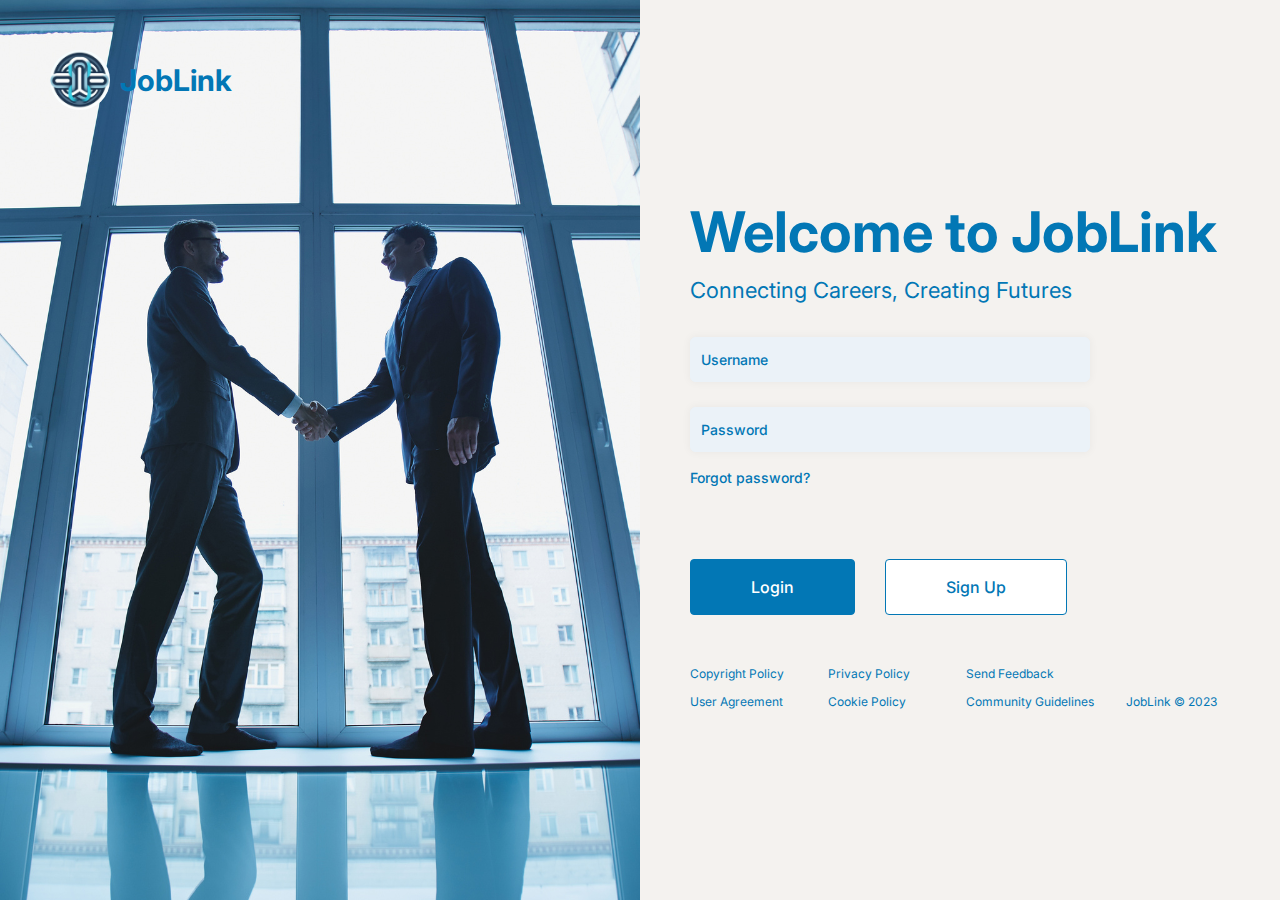
<file: index.html>
<!doctype html>
<html class="no-js" lang="en" dir="ltr">

<head>
	<meta charset="utf-8">
	<meta name="viewport" content="width=device-width, initial-scale=1">
	<meta property="og:image" content="https://avatars.githubusercontent.com/u/67341828?v=4">
	<link rel="icon" href="https://github.com/stefanoturcarelli/website/blob/main/assets/img/favicon.png?raw=true"
		sizes="any">

	<!-- Fonts Awesome -->
	<link rel="stylesheet" href="https://cdnjs.cloudflare.com/ajax/libs/font-awesome/6.4.2/css/all.min.css"
		integrity="sha512-z3gLpd7yknf1YoNbCzqRKc4qyor8gaKU1qmn+CShxbuBusANI9QpRohGBreCFkKxLhei6S9CQXFEbbKuqLg0DA=="
		crossorigin="anonymous" referrerpolicy="no-referrer" />

	<!-- Google Fonts Inter -->
	<link rel="preconnect" href="https://fonts.googleapis.com">
	<link rel="preconnect" href="https://fonts.gstatic.com" crossorigin>
	<link href="https://fonts.googleapis.com/css2?family=Inter:wght@100;200;300;400;500;600;700;800;900&display=swap"
		rel="stylesheet">

	<!-- Update these -->
	<title>JobLink</title>
	<meta name="description" content="JobLink">
	<meta property="og:title" content="">
	<meta property="og:url" content="">
	<meta property="og:type" content="website">

	<!-- CSS and JS -->
	<script type="module" src="./assets/script/index.js"></script>
	<link rel="stylesheet" href="./assets/styles/index.css">
</head>

<body>
	<div class="login-grid-container">
		<div class="login-image-container"></div>
		<div class="login-content">
			<section class="login">
				<div class="login-title">
					<h1>Welcome to JobLink</h1>
					<p>Connecting Careers, Creating Futures</p>
				</div>
				<form id="login-form" name="login-form">
					<div class="user-input">
						<input type="text" class="input-username" placeholder="Username" required>
						<input type="password" class="input-password" placeholder="Password" required>
						<a href="#" class="forgot-password">Forgot password?</a>
						<div class="invalid-login hidden">
							<p>Invalid username or password</p>
						</div>
						<div class="buttons-container">
							<button class="button-type-one button-login" type="button">Login</button>
							<button class="button-type-two" type="button">Sign Up</button>
						</div>
					</div>
				</form>
				<div class="info-links">
					<div class="policies">
						<a href="#">Copyright Policy</a>
						<a href="#">Privacy Policy</a>
						<a href="#">Send Feedback</a>
						<a href="#">User Agreement</a>
						<a href="#">Cookie Policy</a>
						<a href="#">Community Guidelines</a>
					</div>
					<div class="copyright">
						<p>JobLink &copy; 2023</p>
					</div>
				</div>
			</section>
		</div>
	</div>
</body>

<noscript>
	<p>This website needs a JavaScript browser</p>
</noscript>

</html>
</file>
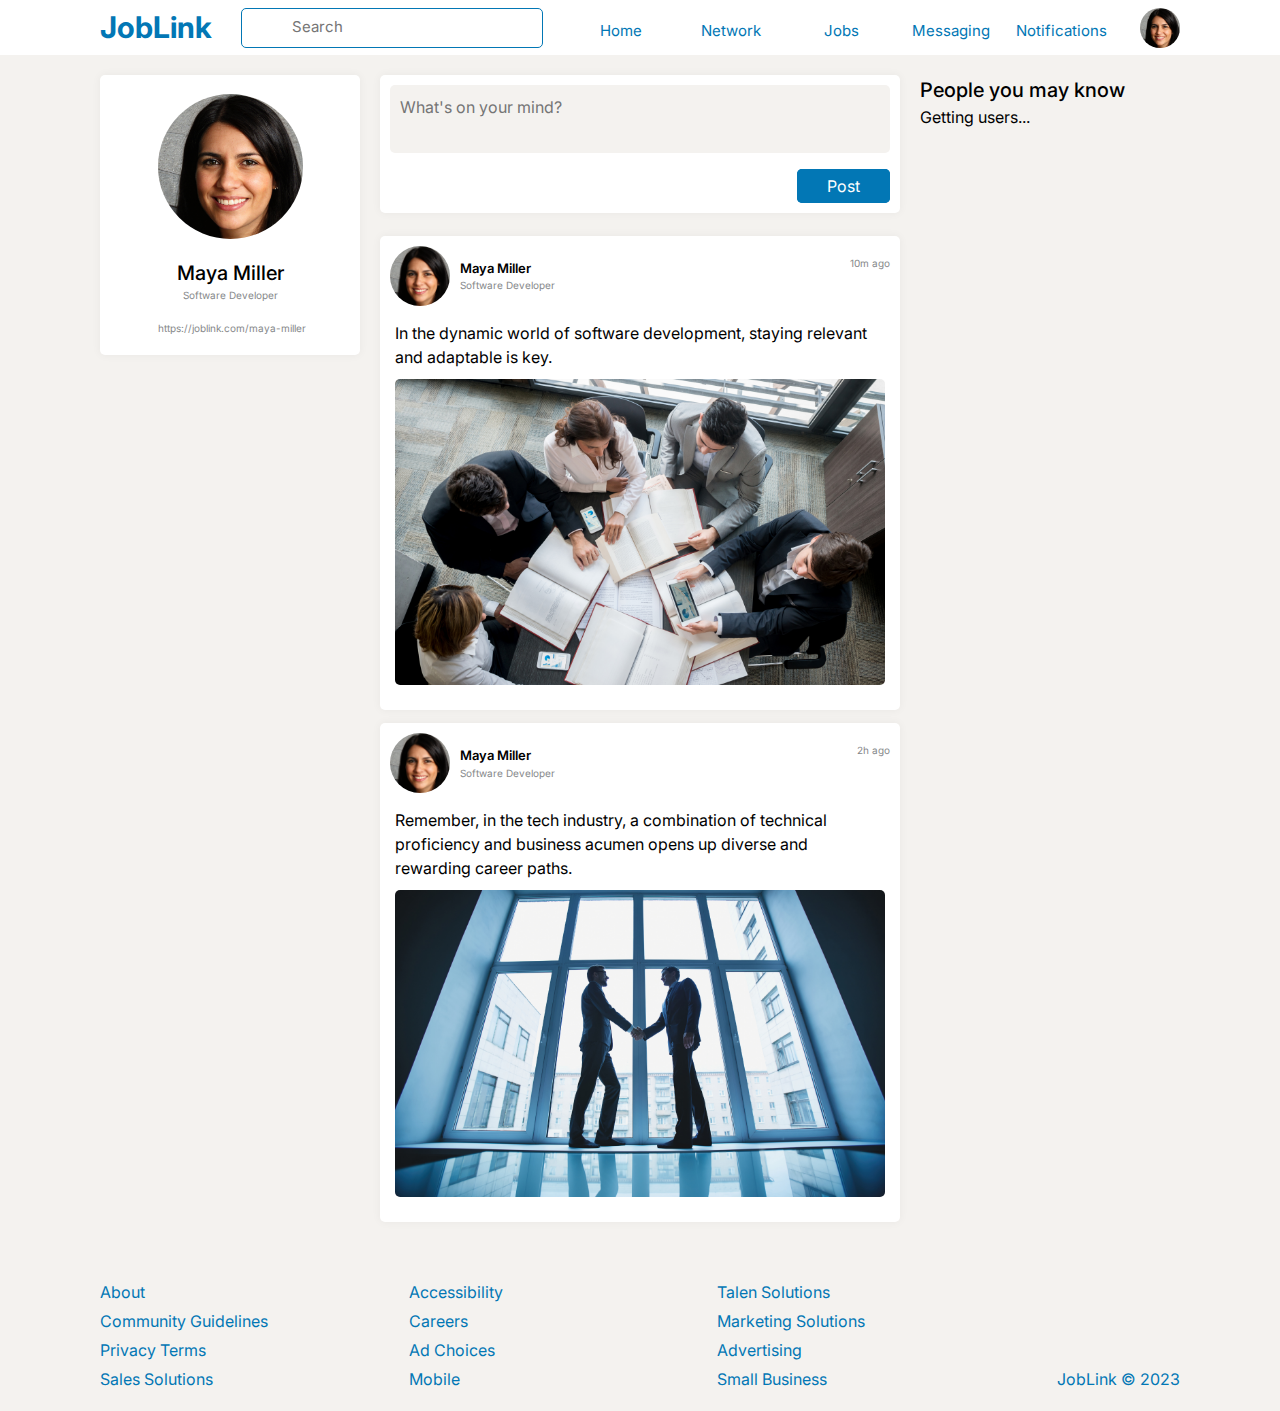
<file: home.html>
<!doctype html>
<html class="no-js" lang="en" dir="ltr">

<head>
	<meta charset="utf-8">
	<meta name="viewport" content="width=device-width, initial-scale=1">
	<meta property="og:image" content="https://avatars.githubusercontent.com/u/67341828?v=4">
	<link rel="icon" href="https://github.com/stefanoturcarelli/website/blob/main/assets/img/favicon.png?raw=true"
		sizes="any">

	<!-- Fonts Awesome -->
	<link rel="stylesheet" href="https://cdnjs.cloudflare.com/ajax/libs/font-awesome/6.4.2/css/all.min.css"
		integrity="sha512-z3gLpd7yknf1YoNbCzqRKc4qyor8gaKU1qmn+CShxbuBusANI9QpRohGBreCFkKxLhei6S9CQXFEbbKuqLg0DA=="
		crossorigin="anonymous" referrerpolicy="no-referrer" />

	<!-- Google Fonts Inter -->
	<link rel="preconnect" href="https://fonts.googleapis.com">
	<link rel="preconnect" href="https://fonts.gstatic.com" crossorigin>
	<link href="https://fonts.googleapis.com/css2?family=Inter:wght@100;200;300;400;500;600;700;800;900&display=swap"
		rel="stylesheet">

	<!-- Update these -->
	<title>JobLink | Home </title>
	<meta name="description" content="JobLink | Home">
	<meta property="og:title" content="">
	<meta property="og:url" content="">
	<meta property="og:type" content="website">

	<!-- CSS and JS -->
	<script src="./assets/script/home.js" type="module"></script>
	<link rel="stylesheet" href="./assets/styles/global.css">
	<link rel="stylesheet" href="./assets/styles/home.css">
</head>

<body>
	<header>
		<div class="container">
			<div class="header-desktop-nav-bar">
				<!-- Logo -->
				<div class="header-logo-container">
					<a href="#">
						JobLink
					</a>
				</div>
				<!-- Search Bar -->
				<div class="header-search-input-container">
					<i class="fa-solid fa-magnifying-glass"></i>
					<input type="text" name="search-user" id="search-user" placeholder="Search">
				</div>
				<!-- Desktop Nav Bar -->
				<div class="header-menu-links">
					<div>
						<i class="fa-solid fa-house"></i>
						<p>Home</p>
					</div>
					<div>
						<i class="fa-solid fa-users"></i>
						<p>Network</p>
					</div>
					<div>
						<i class="fa-solid fa-briefcase"></i>
						<p>Jobs</p>
					</div>
					<div>
						<i class="fa-solid fa-comment-dots"></i>
						<p>Messaging</p>
					</div>
					<div>
						<i class="fa-solid fa-bell"></i>
						<p>Notifications</p>
					</div>
				</div>
				<!-- Profile Thumbnail -->
				<a href="#">
					<div class="header-profile-container">
						<img class="header-profile-thumbnail" src="./assets/media/images/profile-mock.jpeg"
							alt="Header Profile Photo">
					</div>
				</a>
			</div>
			<!-- Mobile Nav Bar -->
		</div>
	</header>
	<main>
		<div class="container">
			<div class="main-grid-container">
				<!-- Profile Card -->
				<div class="profile-card-container">
					<!-- Profile edit -->
					<i class="fa-solid fa-pen-to-square"></i>
					<img class="profile-card-image" src="./assets/media/images/profile-mock.jpeg" alt="Profile Photo">
					<div class="profile-card-user-information">
						<p>Maya Miller</p>
						<p>Software Developer</p>
					</div>
					<!-- Link -->
					<div class="profile-card-link-container">
						<i class="fa-solid fa-link"></i>
						<a href="#">https://joblink.com/maya-miller</a>
					</div>
				</div>
				<!-- Posting area -->
				<div class="posting-area-container">
					<!-- Posting module -->
					<form class="posting-form">
						<div class="posting-input-container">
							<textarea name="posting" id="posting" placeholder="What's on your mind?"></textarea>
						</div>
						<div class="posting-box-footer-container">
							<div class="input-file">
								<input type="file" id="file" name="file" multiple>
								<label id="file-name" for="file" class="file-label">
									<i class="fas fa-upload"></i>
								</label>
							</div>
							<div class="selected-image-feedback">
							</div>
							<div class="post-button-container">
								<input class="post-button" type="button" value="Post"></input>
							</div>
						</div>
					</form>
					<div class="posting-area-past-posts-container">
						<!-- Post -->
						<div class="post-container">
							<div class="post-header-container">
								<div class="post-photo-and-information">
									<img src="./assets/media/images/profile-mock.jpeg" alt="Post User Photo">
									<div>
										<p>Maya Miller</p>
										<p>Software Developer</p>
									</div>
								</div>
								<div class="post-options">
									<i class="fa-solid fa-ellipsis"></i>
									<p>10m ago</p>
								</div>
							</div>
							<div class="post-media-container">
								<p>
									In the dynamic world of software development, staying
									relevant and adaptable is key.
								</p>
								<img src="./assets/media/images/post-1.png" alt="">
							</div>
							<div class="interactions-container">
								<i class="fa-solid fa-heart"></i>
								<i class="fa-regular fa-comment"></i>
								<i class="fa-solid fa-share-nodes"></i>
							</div>
						</div>
						<div class="post-container">
							<div class="post-header-container">
								<div class="post-photo-and-information">
									<img src="./assets/media/images/profile-mock.jpeg" alt="Post User Photo">
									<div>
										<p>Maya Miller</p>
										<p>Software Developer</p>
									</div>
								</div>
								<div class="post-options">
									<i class="fa-solid fa-ellipsis"></i>
									<p>2h ago</p>
								</div>
							</div>
							<div class="post-media-container">
								<p>
									Remember, in the tech industry, a combination of technical
									proficiency and business acumen opens up
									diverse and rewarding career paths.
								</p>
								<img src="./assets/media/images/joblink-login-image.png" alt="">
							</div>
							<div class="interactions-container">
								<i class="fa-solid fa-heart"></i>
								<i class="fa-regular fa-comment"></i>
								<i class="fa-solid fa-share-nodes"></i>
							</div>
						</div>
					</div>
				</div>
				<!-- People you may know -->
				<div class="people-you-may-know-container">
					<p>People you may know</p>
					<div class="spinner">Getting users...</div>
					<div class="users-container"></div>
				</div>
			</div>
		</div>
	</main>

	<footer>
		<div class="container">
			<div class="footer-grid-container">
				<div>
					<a href="#">About</a>
					<a href="#">Community Guidelines</a>
					<a href="#">Privacy Terms</a>
					<a href="#">Sales Solutions</a>
				</div>
				<div>
					<a href="#">Accessibility</a>
					<a href="#">Careers</a>
					<a href="#">Ad Choices</a>
					<a href="#">Mobile</a>
				</div>
				<div>
					<a href="#">Talen Solutions</a>
					<a href="#">Marketing Solutions</a>
					<a href="#">Advertising</a>
					<a href="#">Small Business</a>
				</div>
				<div class="copyright-container">
					<p class="copyright">JobLink &copy; 2023</p>
				</div>
			</div>
		</div>
	</footer>
</body>

<noscript>
	<p>This website needs a JavaScript browser</p>
</noscript>

</html>
</file>
<file: assets/styles/index.css>
@import "./global.css";

.login-grid-container {
  display: grid;
  grid-template-columns: 1fr 1fr;
  background-color: var(--lighter-gray);
}

.login-image-container {
  background: url(../media/images/joblink-login-image.png) no-repeat;
  background-size: cover;
  background-position-x: center;
  height: 100svh;
  position: relative;
}

.login-image-container::after {
  content: "";
  top: 5rem;
  left: 5rem;
  position: absolute;
  background-image: url(../media/images/logo-image.jpeg);
  background-size: cover;
  border-radius: 50%;
  width: 60px;
  height: 60px;
  z-index: 1000;
}

.login-image-container::before {
  content: "JobLink";
  top: 5rem;
  left: 12rem;
  position: absolute;
  line-height: 60px;
  color: var(--joblink-blue);
  font-weight: 700;
  font-size: 3rem;
  z-index: 1000;
}

button {
  padding: 1.5rem 6rem;
  font-weight: 500;
  border-radius: 0.4rem;
}

.button-type-one {
  background-color: var(--button-primary);
  border: var(--button-border);
  transition: 0.2s all ease-in-out;
  color: var(--button-primary-text-color);
}

.button-type-one:hover {
  background-color: var(--button-primary-hover);
  border: var(--button-border);
}

.button-type-two {
  background-color: var(--button-secondary);
  transition: 0.2s all ease-in-out;
  color: var(--button-secondary-text-color);
  border: var(--button-border);
}

.button-type-two:hover {
  color: var(--white);
  background-color: var(--joblink-blue-dark);
}

a {
  color: var(--link-color);
}

a:hover {
  color: var(--link-hover-color);
  text-decoration: underline;
}

.copyright {
  font-size: 1.2rem;
  color: var(--link-color);
}

.login-logo-container {
  display: flex;
  align-items: center;
  height: 60px;
  padding: 5rem 0;
}

.login-logo-container img {
  width: 60px;
  border-radius: 50%;
}

.login-logo-container p {
  color: var(--joblink-blue);
  font-weight: 700;
  font-size: 3rem;
  padding-left: 0.5rem;
}

.login-content {
  display: flex;
  align-items: center;
}

.login {
  padding: 0 5rem;
  display: flex;
  flex-direction: column;
}

.login-title {
  font-size: 22px;
  color: var(--joblink-blue);
}

.login-title h1 {
  font-size: 5.6rem;
}

.user-input {
  display: flex;
  flex-direction: column;
  gap: 1.5rem;
  padding-top: 2rem;
}

input[type="text"],
input[type="password"] {
  height: 45px;
  width: 400px;
  margin-top: 10px;
  padding: 10px;
  border-radius: 5px;
  background-color: var(--input-bg-color);
  border: 1px solid var(--input-bg-color);
  box-shadow: 0 0 10px rgba(0, 0, 0, 0.05);
  transition: all 0.3s ease-in-out;
}

input[type="text"]:hover,
input[type="password"]:hover {
  border-color: var(--link-hover-color);
}

::placeholder {
  color: var(--joblink-blue);
  font-size: 14px;
  font-weight: 500;
}

.forgot-password {
  font-size: 14px;
  font-weight: 500;
  color: var(--joblink-blue);
}

.invalid-login {
  margin: 10px 0;
  font-size: 14px;
  font-weight: 500;
  color: var(--accent-red);
}

.hidden {
  visibility: hidden;
}

.buttons-container {
  margin-bottom: 50px;
  display: flex;
  gap: 3rem;
}

.info-links {
  display: flex;
  justify-content: space-between;
  font-size: 12px;
}

.policies {
  display: grid;
  grid-template-columns: repeat(3, 1fr);
  grid-template-rows: 2fr;
  gap: 1rem 1rem;
}

.copyright {
  display: flex;
  align-items: flex-end;
}
</file>
<file: assets/styles/global.css>
@charset "utf-8";

*,
*::before,
*::after {
  box-sizing: border-box;
}

* {
  margin: 0;
  padding: 0;
  vertical-align: baseline;
}

html {
  font-size: 62.5%;
  scroll-behavior: smooth;
  -webkit-text-size-adjust: none;
  -moz-text-size-adjust: none;
  text-size-adjust: none;
}

body {
  min-height: 100dvh;
  font-family: "Inter", Arial, Helvetica, sans-serif;
  font-size: 1.6rem;
  line-height: 1.5;
  text-rendering: optimizeSpeed;
  -webkit-font-smoothing: antialiased;
  -moz-osx-font-smoothing: grayscale;
  overflow-x: hidden;
}

h1,
h2,
h3,
h4 {
  text-wrap: balance;
}

p,
h1,
h2,
h3,
h4 {
  overflow-wrap: break-word;
}

ul[role="list"],
ol[role="list"] {
  list-style: none;
}

a,
i,
figure,
img,
button,
input[type="button"],
input[type="submit"] {
  -webkit-user-select: none;
  -moz-user-select: none;
  user-select: none;
}

img,
picture,
video,
canvas,
svg {
  display: block;
  max-width: 100%;
}

input,
textarea,
button,
select {
  font: inherit;
  border-style: none;
  outline-style: none;
}

input[type="button"],
input[type="submit"],
input[type="reset"],
button,
a {
  cursor: pointer;
}

a {
  text-decoration: none;
  color: inherit;
}

@media (prefers-reduced-motion: reduce) {
  html:focus-within {
    scroll-behavior: auto;
  }

  *,
  *::before,
  *::after {
    animation-duration: 0.01ms !important;
    animation-iteration-count: 1 !important;
    transition-duration: 0.01ms !important;
    scroll-behavior: auto !important;
  }
}

.container {
  max-width: 1200px;
  width: min(100% - 25px, 1080px);
  margin-inline: auto;
  box-sizing: border-box;
}

/* ! ------------------------------------------------------------------------ */
/* !                                 CONTENT                                  */
/* ! ------------------------------------------------------------------------ */

:root {
  /* JobLink Corporate Palette */
  --joblink-blue: #0277b5;
  --joblink-blue-dark: #005e8c;
  --black: #000;
  --white: #fff;
  --dark-gray: #313335;
  --medium-gray: #86888a;
  --light-gray: #caccce;
  --lighter-gray: #f4f2ef;

  /* Accent Colors */
  --accent-blue: #00a0dc;
  --accent-pruple: #8d6cab;
  --accent-red: #dd5143;
  --accent-orange: #e68523;

  /* Buttons styles */
  --button-primary: var(--joblink-blue);
  --button-primary-hover: var(--joblink-blue-dark);
  --button-secondary: var(--white);
  --button-secondary-hover: var(--joblink-blue);
  --button-border: 1px solid var(--joblink-blue);
  --button-primary-text-color: var(--white);
  --button-secondary-text-color: var(--joblink-blue);

  /* Link styles */
  --link-color: var(--joblink-blue);
  --link-hover-color: var(--joblink-blue-dark);

  /* Input styles */
  --input-bg-color: #ebf2f8;
}
</file>
<file: assets/styles/home.css>
@import url(./global.css);

/* ! Header ----------------------------------------------------------------- */

header {
  padding: 0.5rem 0;
  color: var(--joblink-blue);
  font-size: 1.5rem;
  overflow: hidden;
}

/* header div {
  outline: auto;
} */

.header-desktop-nav-bar {
  display: flex;
  justify-content: space-between;
  align-items: center;
}

.header-logo-container a {
  width: 90px;
  font-size: 3rem;
  font-weight: 700;
}

.header-profile-thumbnail {
  width: 40px;
  border-radius: 50%;
}

.header-search-input-container {
  border-radius: 0.5rem;
  border: 1px solid var(--joblink-blue);
  padding: 0.5rem 1rem;
  height: 4rem;
  display: grid;
  place-items: center;
  grid-template-columns: 1fr 6fr;
}

.header-search-input-container i {
  padding-right: 0.2rem;
}

.header-profile-container {
  text-align: center;
  width: 40px;
}

.header-menu-links {
  display: flex;
  align-items: center;
  gap: 1rem;
  text-align: center;
}

.header-menu-links div {
  width: 10rem;
  height: 4rem;
  padding: 0.2rem;
  padding-top: 0.5rem;
  display: flex;
  justify-content: center;
  align-items: center;
  flex-direction: column;
  gap: 0.5rem;
  border-top: 1px solid transparent;
  border-bottom: 1px solid transparent;
  border-radius: 0.5rem;
  transition: 0.3s all ease-in-out;
  cursor: pointer;
}

.header-menu-links div:hover {
  color: var(--joblink-blue-dark);
  border-bottom: 1px solid var(--joblink-blue);
}

/* ! Main ------------------------------------------------------------------- */

main {
  background-color: var(--lighter-gray);
}

.main-grid-container {
  padding: 2rem 0;
  display: grid;
  grid-template-columns: 1fr 2fr 1fr;
  gap: 2rem;
}

/* * Profile Card ----------------------------------------------------------- */

.profile-card-container {
  height: 280px;
  display: grid;
  place-items: start;
  justify-items: center;
  /* gap: 1rem 0; */
  background-color: var(--white);
  /* border: 1px solid var(--light-gray); */
  box-shadow: 0 0 10px rgba(0, 0, 0, 0.05);
  border-radius: 0.5rem;
  padding: 0 1.5rem;
}

.fa-pen-to-square {
  place-self: end;
  color: var(--medium-gray);
  cursor: pointer;
}

.profile-card-image {
  width: 145px;
  border-radius: 50%;
}

.profile-card-user-information {
  text-align: center;
}

.profile-card-user-information p:first-child {
  font-size: 2rem;
  font-weight: 500;
}

.profile-card-user-information p + p {
  font-size: 1rem;
  color: var(--medium-gray);
}

.profile-card-link-container {
  display: flex;
  gap: 0.4rem;
}

.fa-link {
  color: var(--link-color);
  cursor: pointer;
}

.profile-card-link-container a {
  color: var(--medium-gray);
  font-size: 1rem;
}

.profile-card-link-container a:hover {
  color: var(--link-hover-color);
  text-decoration: underline;
}

/* * Posting area ----------------------------------------------------------- */

.posting-area-container {
  display: grid;
  place-items: start center;
  gap: 1rem 0;
  /* background-color: var(--white); */
  /* border: 1px solid var(--light-gray); */
  /* box-shadow: 0 0 10px rgba(0, 0, 0, 0.05); */
  border-radius: 0.5rem;
  /* padding: 1.5rem; */
}

.posting-form {
  width: 100%;
  padding: 1rem;
  /* border: 1px solid var(--light-gray); */
  box-shadow: 0 0 10px rgba(0, 0, 0, 0.05);
  border-radius: 5px;
  /* margin: 1rem auto; */
  display: flex;
  flex-direction: column;
  gap: 1rem;
  background-color: var(--white);
}

.posting-input-container textarea {
  width: 100%;
  resize: none;
  border: none;
  background-color: var(--lighter-gray);
  color: var(--black);
  padding: 1rem;
  border-radius: 0.5rem;
}

.input-file input {
  display: none;
}

.input-file {
  display: flex;
  justify-content: center;
  align-items: center;
  gap: 2rem;
}

.posting-box-footer-container {
  display: flex;
  justify-content: space-between;
  align-items: center;
}

.post-button-container {
  background-color: var(--joblink-blue);
  border-radius: 0.5rem;
  text-align: center;
}

.post-button {
  padding: 0.5rem 3rem;
  color: var(--white);
  background-color: var(--joblink-blue);
  border-radius: 0.5rem;
}

.file-label {
  cursor: pointer;
  border-radius: 0.5rem;
  padding: 0.5rem 1rem;
}

.fa-upload {
  font-size: 2rem;
  color: var(--joblink-blue);
}

.post-button-container:hover {
  background-color: var(--joblink-blue-dark);
}

/* * Post ------------------------------------------------------------------- */

.posting-area-past-posts-container {
  width: 100%;
}

.post-container {
  width: 100%;
  padding: 1rem;
  /* border: 1px solid var(--light-gray); */
  box-shadow: 0 0 10px rgba(0, 0, 0, 0.05);
  border-radius: 5px;
  margin: 1.3rem auto;
  gap: 1rem;
  background-color: var(--white);
}

.post-header-container {
  display: flex;
  justify-content: space-between;
  gap: 1rem;
}

.post-photo-and-information {
  display: flex;
  align-items: center;
  gap: 1rem;
}

.post-photo-and-information > div > p:first-child {
  font-weight: 600;
  font-size: 1.3rem;
}

.post-photo-and-information > div > p:last-child {
  color: var(--medium-gray);
}

.post-header-container img {
  width: 60px;
  border-radius: 50%;
}

.post-header-container div:last-child {
  font-size: 1rem;
}

.post-header-container div:last-child i {
  font-size: 1.5rem;
}

.post-options {
  text-align: right;
  display: flex;
  flex-direction: column;
  gap: 1rem;
  color: var(--medium-gray);
}

.post-media-container {
  width: 100%;
  padding: 1.5rem 0.5rem;
}

.post-media-container p {
  padding-bottom: 1rem;
}

.post-media-container > * {
  border-radius: 0.5rem;
}

.interactions-container {
  display: flex;
  justify-content: flex-start;
  align-items: center;
  gap: 2rem;
  padding: 0 0.5rem;
}

.interactions-container i {
  cursor: pointer;
}

.fa-heart {
  color: var(--accent-red);
}

.fa-share-nodes {
  color: var(--joblink-blue-dark);
}

/* * People you may know ---------------------------------------------------- */

.people-you-may-know-container {
  display: grid;
  align-content: start;
  /* gap: 2rem 0; */
}

.people-you-may-know-container div:first-child {
  background-color: var(--white);
  padding: 2.2rem 2rem;
}

.people-you-may-know-container p {
  font-weight: 500;
  font-size: 2rem;
}

.users-container {
  display: grid;
  width: 100%;
  /* gap: 2rem; */
  /* background-color: var(--white); */
  /* border: 1px solid var(--light-gray); */
  /* box-shadow: 0 0 10px rgba(0, 0, 0, 0.05); */
  border-radius: 0.5rem;
  /* padding: 1.5rem; */
}

.user {
  display: grid;
  grid-template-columns: 2fr 5fr 1fr;
  grid-template-rows: 3px 10px;
  grid-template-areas:
    "a b c"
    "a d c ";
  width: 100%;
  place-items: center start;
  box-shadow: 0 0 10px rgba(0, 0, 0, 0.05);
  border-radius: 5px;
  background-color: var(--white);
  padding: 4rem 2rem;
  margin-top: 0.2rem;
  gap: 1rem;
  cursor: pointer;
}

.user li {
  list-style: none;
  grid-area: b;
  font-size: 1.3rem;
  font-weight: 600;
}

.user img {
  width: 60px;
  border-radius: 50%;
  grid-area: a;
}

.user li:last-child {
  color: var(--medium-gray);
  font-size: 1rem;
  font-weight: 400;
  grid-area: d;
}

.user .fa-circle-plus {
  grid-area: c;
  color: var(--medium-gray);
}

/* ! Footer ----------------------------------------------------------------- */

footer {
  color: var(--joblink-blue);
  background-color: var(--lighter-gray);
  padding-top: 2rem;
  padding-bottom: 2rem;
}

.footer-grid-container {
  display: grid;
  grid-template-columns: 2fr 2fr 2fr 1fr;
}

.footer-grid-container div {
  display: flex;
  flex-direction: column;
  justify-content: flex-end;
}

.footer-grid-container div a {
  display: inline-block;
  transition: 0.2s all ease-in-out;
  padding-top: 0.5rem;
  color: var(--link-color);
}

.footer-grid-container div a:hover {
  text-decoration: underline;
  color: var(--link-hover-color);
}

.copyright-container {
  display: flex;
  text-align: right;
  flex-direction: column;
  justify-content: flex-end;
}
</file>
